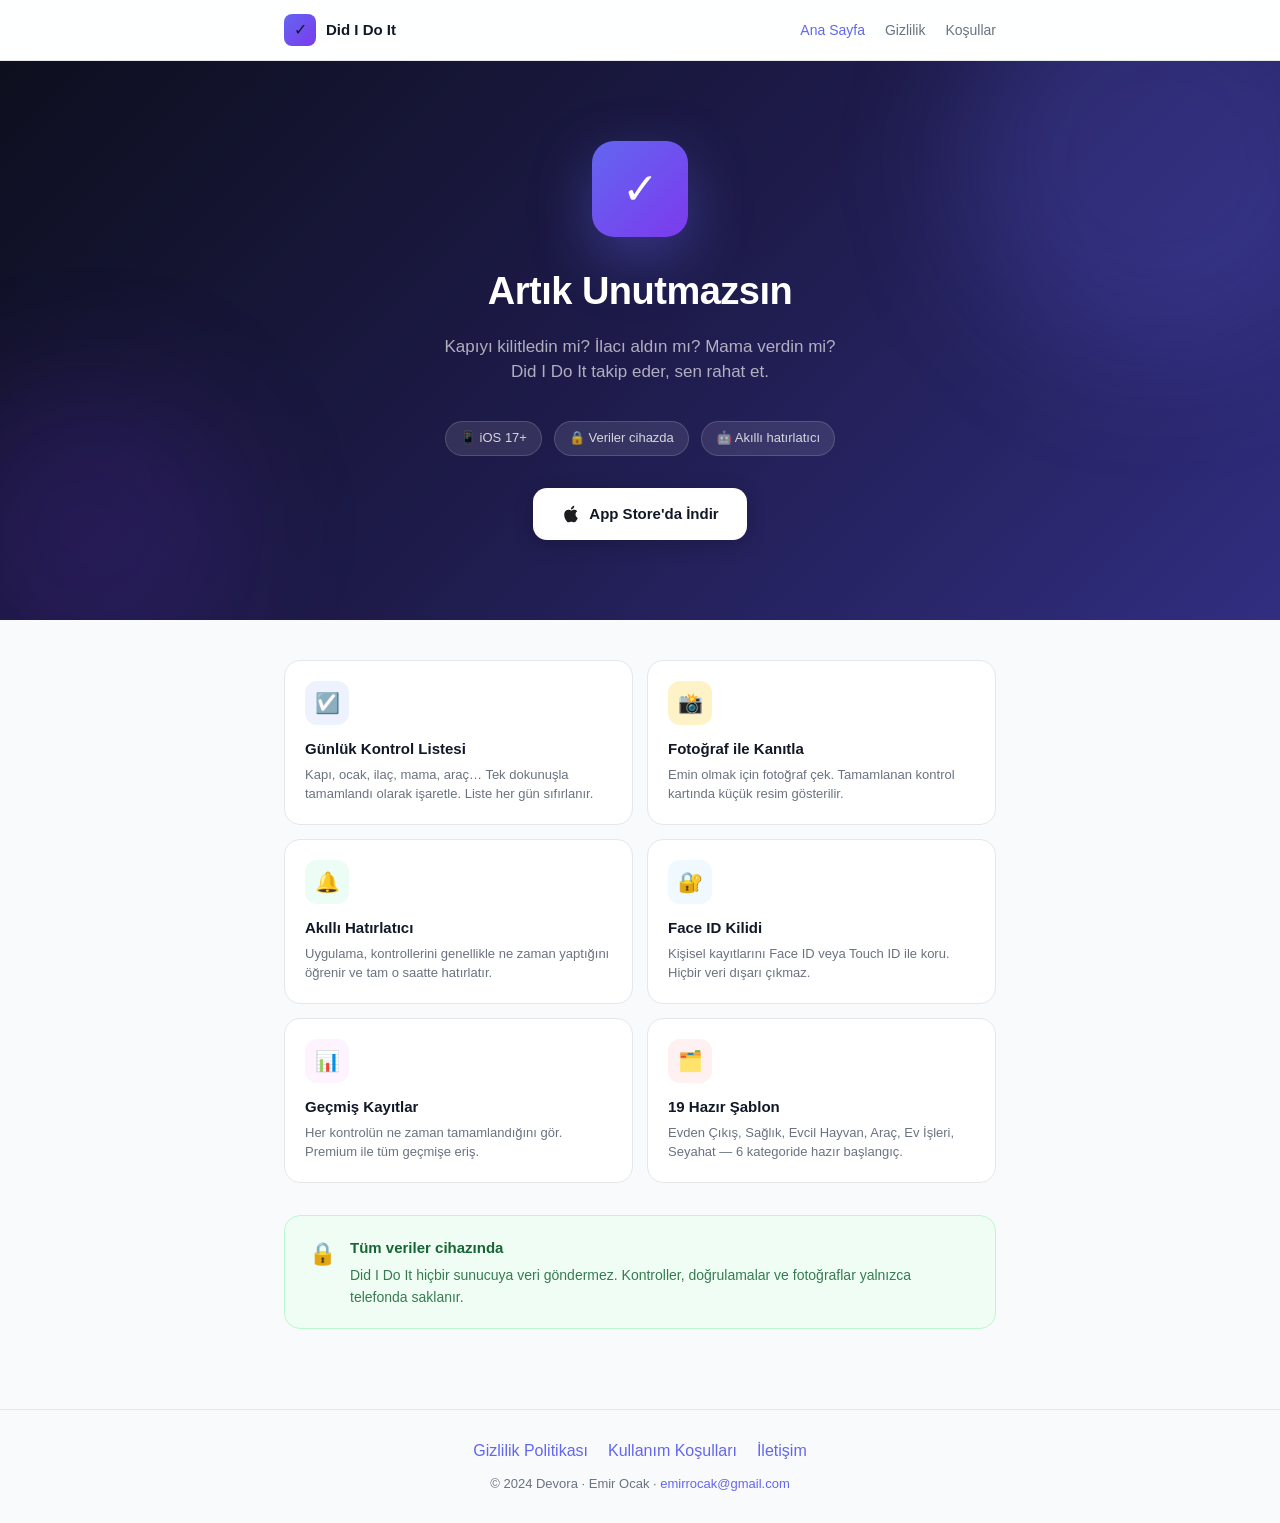
<file: index.html>
<!DOCTYPE html>
<html lang="tr">
<head>
  <meta charset="UTF-8" />
  <meta name="viewport" content="width=device-width, initial-scale=1.0" />
  <title>Did I Do It — Günlük Kontrol Uygulaması</title>
  <meta name="description" content="Kapıyı kilitledin mi? İlacı aldın mı? Did I Do It, günlük rutinlerini takip eder. Fotoğrafla kanıtla, akıllı hatırlatıcılarla hiç unutma." />
  <link rel="stylesheet" href="style.css" />
</head>
<body>

<nav>
  <div class="nav-inner">
    <a href="index.html" class="nav-brand">
      <div class="nav-icon">✓</div>
      <span>Did I Do It</span>
    </a>
    <ul class="nav-links">
      <li><a href="index.html" class="active">Ana Sayfa</a></li>
      <li><a href="privacy.html">Gizlilik</a></li>
      <li><a href="terms.html">Koşullar</a></li>
    </ul>
  </div>
</nav>

<!-- HERO -->
<section class="hero">
  <div class="hero-inner">
    <div class="app-icon">✓</div>
    <h1>Artık Unutmazsın</h1>
    <p class="hero-sub">
      Kapıyı kilitledin mi? İlacı aldın mı? Mama verdin mi?<br>
      Did I Do It takip eder, sen rahat et.
    </p>
    <div class="badge-row" style="margin-bottom:32px;">
      <span class="badge-pill">📱 iOS 17+</span>
      <span class="badge-pill">🔒 Veriler cihazda</span>
      <span class="badge-pill">🤖 Akıllı hatırlatıcı</span>
    </div>
    <a href="#" class="btn-appstore">
      <svg width="20" height="20" viewBox="0 0 24 24" fill="none" xmlns="http://www.w3.org/2000/svg">
        <path d="M18.71 19.5c-.83 1.24-1.71 2.45-3.05 2.47-1.34.03-1.77-.79-3.29-.79-1.53 0-2 .77-3.27.82-1.31.05-2.3-1.32-3.14-2.53C4.25 17 2.94 12.45 4.7 9.39c.87-1.52 2.43-2.48 4.12-2.51 1.28-.02 2.5.87 3.29.87.78 0 2.26-1.07 3.8-.91.65.03 2.47.26 3.64 1.98-.09.06-2.17 1.28-2.15 3.81.03 3.02 2.65 4.03 2.68 4.04-.03.07-.42 1.44-1.38 2.83M13 3.5c.73-.83 1.94-1.46 2.94-1.5.13 1.17-.34 2.35-1.04 3.19-.69.85-1.83 1.51-2.95 1.42-.15-1.15.41-2.35 1.05-3.11z" fill="#1D1D1F"/>
      </svg>
      App Store'da İndir
    </a>
  </div>
</section>

<!-- FEATURES -->
<div class="container">
  <div class="features-grid">

    <div class="feature-card">
      <div class="feature-icon" style="background:#EEF2FF;">
        <span>☑️</span>
      </div>
      <h3>Günlük Kontrol Listesi</h3>
      <p>Kapı, ocak, ilaç, mama, araç… Tek dokunuşla tamamlandı olarak işaretle. Liste her gün sıfırlanır.</p>
    </div>

    <div class="feature-card">
      <div class="feature-icon" style="background:#FEF3C7;">
        <span>📸</span>
      </div>
      <h3>Fotoğraf ile Kanıtla</h3>
      <p>Emin olmak için fotoğraf çek. Tamamlanan kontrol kartında küçük resim gösterilir.</p>
    </div>

    <div class="feature-card">
      <div class="feature-icon" style="background:#ECFDF5;">
        <span>🔔</span>
      </div>
      <h3>Akıllı Hatırlatıcı</h3>
      <p>Uygulama, kontrollerini genellikle ne zaman yaptığını öğrenir ve tam o saatte hatırlatır.</p>
    </div>

    <div class="feature-card">
      <div class="feature-icon" style="background:#F0F9FF;">
        <span>🔐</span>
      </div>
      <h3>Face ID Kilidi</h3>
      <p>Kişisel kayıtlarını Face ID veya Touch ID ile koru. Hiçbir veri dışarı çıkmaz.</p>
    </div>

    <div class="feature-card">
      <div class="feature-icon" style="background:#FDF4FF;">
        <span>📊</span>
      </div>
      <h3>Geçmiş Kayıtlar</h3>
      <p>Her kontrolün ne zaman tamamlandığını gör. Premium ile tüm geçmişe eriş.</p>
    </div>

    <div class="feature-card">
      <div class="feature-icon" style="background:#FFF1F2;">
        <span>🗂️</span>
      </div>
      <h3>19 Hazır Şablon</h3>
      <p>Evden Çıkış, Sağlık, Evcil Hayvan, Araç, Ev İşleri, Seyahat — 6 kategoride hazır başlangıç.</p>
    </div>

  </div>

  <!-- Privacy note -->
  <div style="margin-top:32px; background:#F0FDF4; border:1px solid #BBF7D0; border-radius:var(--radius); padding:20px 24px; display:flex; gap:14px; align-items:flex-start;">
    <span style="font-size:22px;">🔒</span>
    <div>
      <p style="font-weight:700; font-size:15px; color:#166534; margin-bottom:4px;">Tüm veriler cihazında</p>
      <p style="font-size:14px; color:#166534; opacity:0.85; margin:0;">Did I Do It hiçbir sunucuya veri göndermez. Kontroller, doğrulamalar ve fotoğraflar yalnızca telefonda saklanır.</p>
    </div>
  </div>
</div>

<footer>
  <div class="footer-inner">
    <div class="footer-links">
      <a href="privacy.html">Gizlilik Politikası</a>
      <a href="terms.html">Kullanım Koşulları</a>
      <a href="mailto:emirrocak@gmail.com">İletişim</a>
    </div>
    <p>© 2024 Devora · Emir Ocak · <a href="mailto:emirrocak@gmail.com">emirrocak@gmail.com</a></p>
  </div>
</footer>

</body>
</html>
</file>
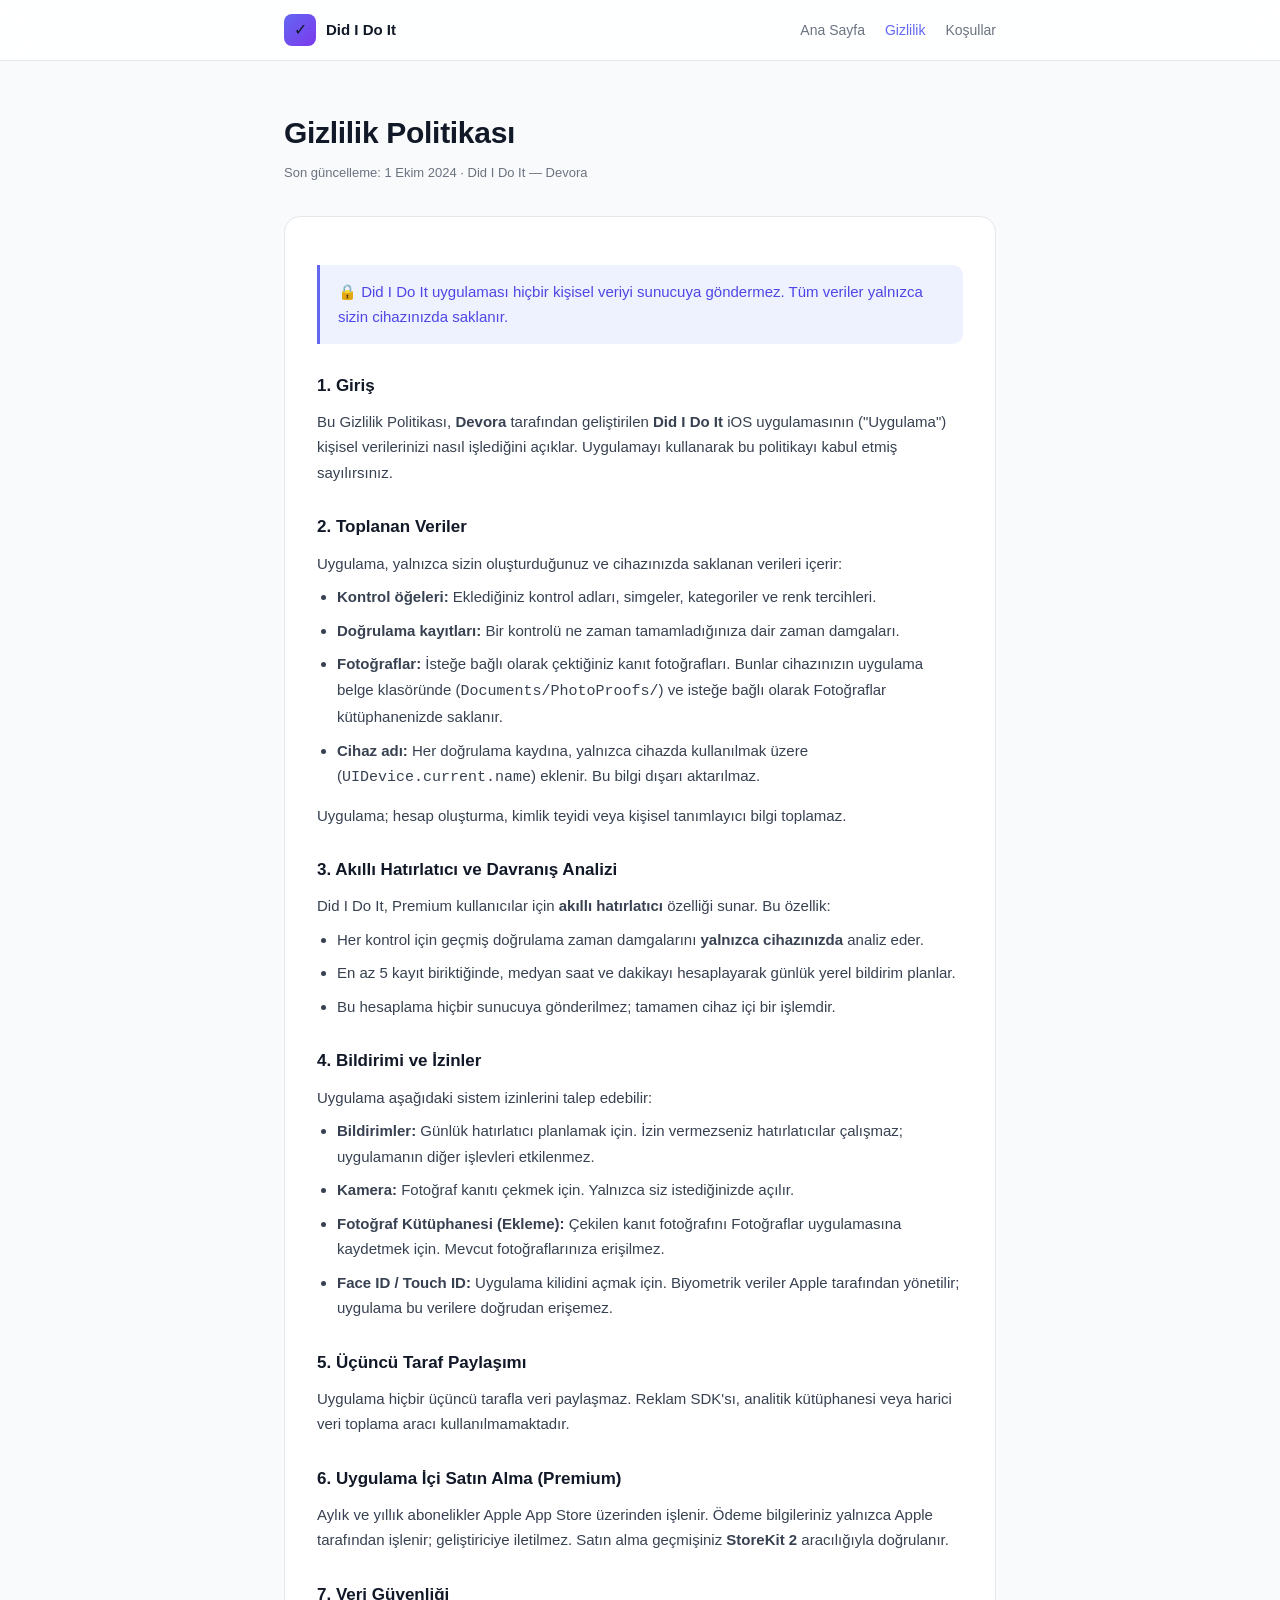
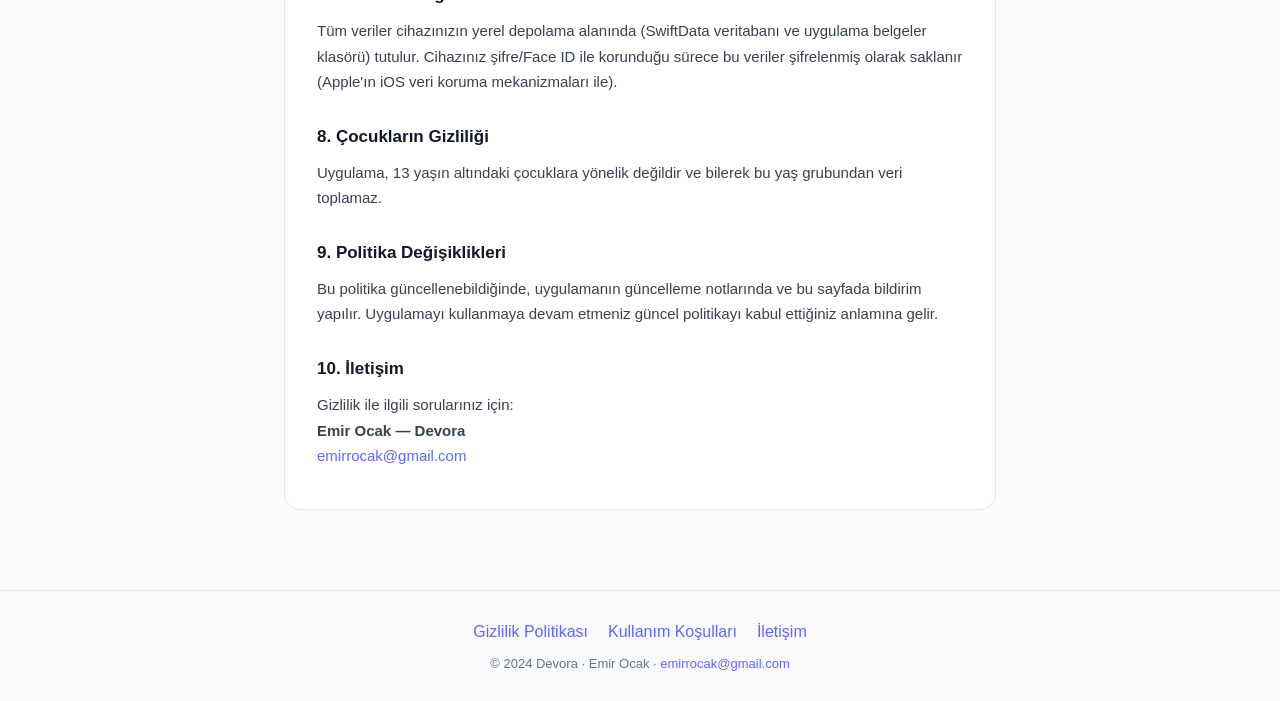
<file: privacy.html>
<!DOCTYPE html>
<html lang="tr">
<head>
  <meta charset="UTF-8" />
  <meta name="viewport" content="width=device-width, initial-scale=1.0" />
  <title>Gizlilik Politikası — Did I Do It</title>
  <meta name="description" content="Did I Do It uygulamasının gizlilik politikası. Tüm veriler cihazda saklanır, sunucuya gönderilmez." />
  <link rel="stylesheet" href="style.css" />
</head>
<body>

<nav>
  <div class="nav-inner">
    <a href="index.html" class="nav-brand">
      <div class="nav-icon">✓</div>
      <span>Did I Do It</span>
    </a>
    <ul class="nav-links">
      <li><a href="index.html">Ana Sayfa</a></li>
      <li><a href="privacy.html" class="active">Gizlilik</a></li>
      <li><a href="terms.html">Koşullar</a></li>
    </ul>
  </div>
</nav>

<div class="container">
  <div class="page-header">
    <h1>Gizlilik Politikası</h1>
    <p class="meta">Son güncelleme: 1 Ekim 2024 · Did I Do It — Devora</p>
  </div>

  <div class="legal-body">

    <div class="highlight-box">
      <p>🔒 Did I Do It uygulaması hiçbir kişisel veriyi sunucuya göndermez. Tüm veriler yalnızca sizin cihazınızda saklanır.</p>
    </div>

    <h2>1. Giriş</h2>
    <p>
      Bu Gizlilik Politikası, <strong>Devora</strong> tarafından geliştirilen <strong>Did I Do It</strong> iOS uygulamasının ("Uygulama") kişisel verilerinizi nasıl işlediğini açıklar. Uygulamayı kullanarak bu politikayı kabul etmiş sayılırsınız.
    </p>

    <h2>2. Toplanan Veriler</h2>
    <p>Uygulama, yalnızca sizin oluşturduğunuz ve cihazınızda saklanan verileri içerir:</p>
    <ul>
      <li><strong>Kontrol öğeleri:</strong> Eklediğiniz kontrol adları, simgeler, kategoriler ve renk tercihleri.</li>
      <li><strong>Doğrulama kayıtları:</strong> Bir kontrolü ne zaman tamamladığınıza dair zaman damgaları.</li>
      <li><strong>Fotoğraflar:</strong> İsteğe bağlı olarak çektiğiniz kanıt fotoğrafları. Bunlar cihazınızın uygulama belge klasöründe (<code>Documents/PhotoProofs/</code>) ve isteğe bağlı olarak Fotoğraflar kütüphanenizde saklanır.</li>
      <li><strong>Cihaz adı:</strong> Her doğrulama kaydına, yalnızca cihazda kullanılmak üzere (<code>UIDevice.current.name</code>) eklenir. Bu bilgi dışarı aktarılmaz.</li>
    </ul>
    <p>Uygulama; hesap oluşturma, kimlik teyidi veya kişisel tanımlayıcı bilgi toplamaz.</p>

    <h2>3. Akıllı Hatırlatıcı ve Davranış Analizi</h2>
    <p>
      Did I Do It, Premium kullanıcılar için <strong>akıllı hatırlatıcı</strong> özelliği sunar. Bu özellik:
    </p>
    <ul>
      <li>Her kontrol için geçmiş doğrulama zaman damgalarını <strong>yalnızca cihazınızda</strong> analiz eder.</li>
      <li>En az 5 kayıt biriktiğinde, medyan saat ve dakikayı hesaplayarak günlük yerel bildirim planlar.</li>
      <li>Bu hesaplama hiçbir sunucuya gönderilmez; tamamen cihaz içi bir işlemdir.</li>
    </ul>

    <h2>4. Bildirimi ve İzinler</h2>
    <p>Uygulama aşağıdaki sistem izinlerini talep edebilir:</p>
    <ul>
      <li><strong>Bildirimler:</strong> Günlük hatırlatıcı planlamak için. İzin vermezseniz hatırlatıcılar çalışmaz; uygulamanın diğer işlevleri etkilenmez.</li>
      <li><strong>Kamera:</strong> Fotoğraf kanıtı çekmek için. Yalnızca siz istediğinizde açılır.</li>
      <li><strong>Fotoğraf Kütüphanesi (Ekleme):</strong> Çekilen kanıt fotoğrafını Fotoğraflar uygulamasına kaydetmek için. Mevcut fotoğraflarınıza erişilmez.</li>
      <li><strong>Face ID / Touch ID:</strong> Uygulama kilidini açmak için. Biyometrik veriler Apple tarafından yönetilir; uygulama bu verilere doğrudan erişemez.</li>
    </ul>

    <h2>5. Üçüncü Taraf Paylaşımı</h2>
    <p>
      Uygulama hiçbir üçüncü tarafla veri paylaşmaz. Reklam SDK'sı, analitik kütüphanesi veya harici veri toplama aracı kullanılmamaktadır.
    </p>

    <h2>6. Uygulama İçi Satın Alma (Premium)</h2>
    <p>
      Aylık ve yıllık abonelikler Apple App Store üzerinden işlenir. Ödeme bilgileriniz yalnızca Apple tarafından işlenir; geliştiriciye iletilmez. Satın alma geçmişiniz <strong>StoreKit 2</strong> aracılığıyla doğrulanır.
    </p>

    <h2>7. Veri Güvenliği</h2>
    <p>
      Tüm veriler cihazınızın yerel depolama alanında (SwiftData veritabanı ve uygulama belgeler klasörü) tutulur. Cihazınız şifre/Face ID ile korunduğu sürece bu veriler şifrelenmiş olarak saklanır (Apple'ın iOS veri koruma mekanizmaları ile).
    </p>

    <h2>8. Çocukların Gizliliği</h2>
    <p>
      Uygulama, 13 yaşın altındaki çocuklara yönelik değildir ve bilerek bu yaş grubundan veri toplamaz.
    </p>

    <h2>9. Politika Değişiklikleri</h2>
    <p>
      Bu politika güncellenebildiğinde, uygulamanın güncelleme notlarında ve bu sayfada bildirim yapılır. Uygulamayı kullanmaya devam etmeniz güncel politikayı kabul ettiğiniz anlamına gelir.
    </p>

    <h2>10. İletişim</h2>
    <p>
      Gizlilik ile ilgili sorularınız için:<br>
      <strong>Emir Ocak — Devora</strong><br>
      <a href="mailto:emirrocak@gmail.com">emirrocak@gmail.com</a>
    </p>

  </div>
</div>

<footer>
  <div class="footer-inner">
    <div class="footer-links">
      <a href="privacy.html">Gizlilik Politikası</a>
      <a href="terms.html">Kullanım Koşulları</a>
      <a href="mailto:emirrocak@gmail.com">İletişim</a>
    </div>
    <p>© 2024 Devora · Emir Ocak · <a href="mailto:emirrocak@gmail.com">emirrocak@gmail.com</a></p>
  </div>
</footer>

</body>
</html>
</file>
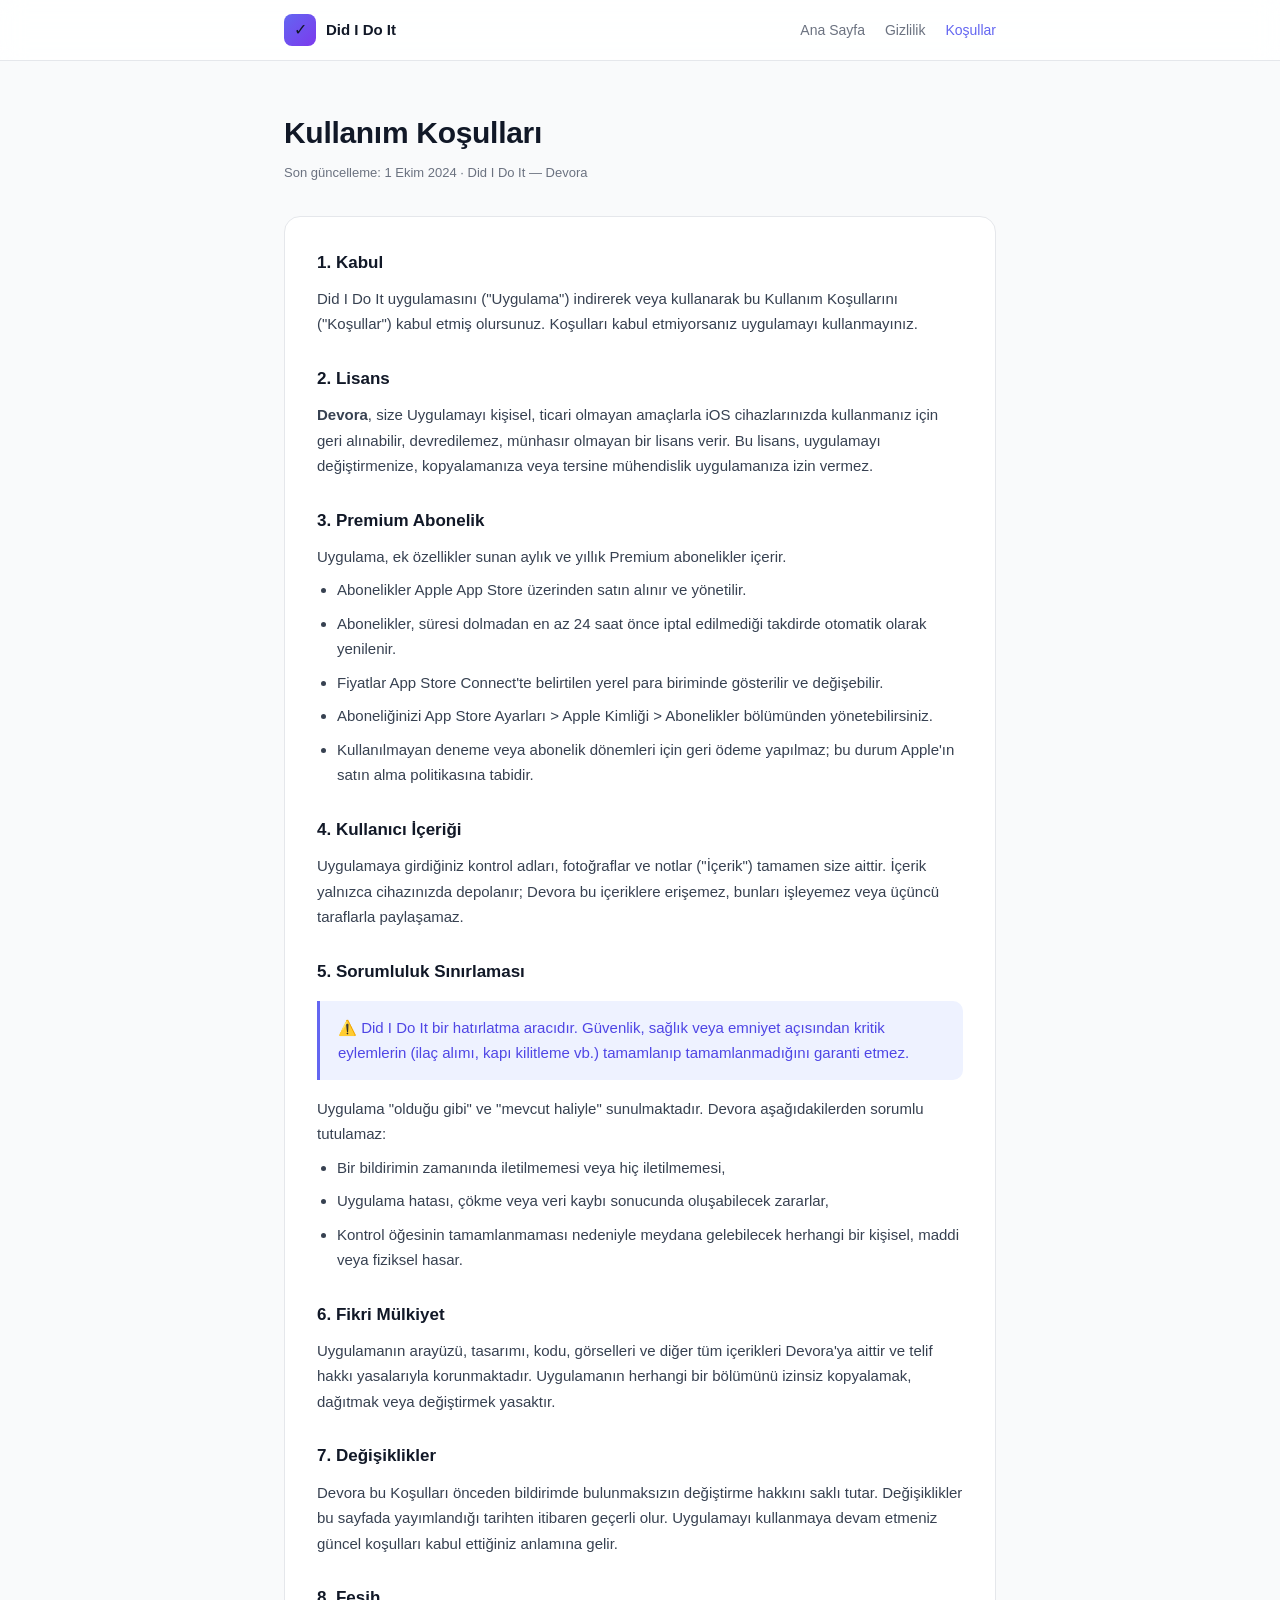
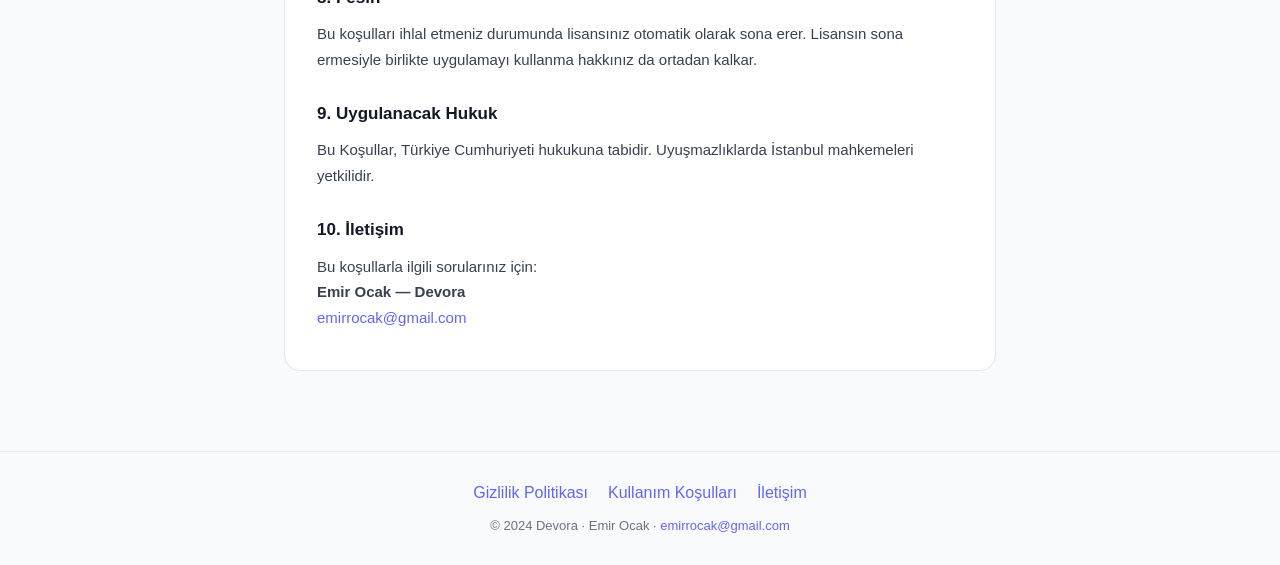
<file: terms.html>
<!DOCTYPE html>
<html lang="tr">
<head>
  <meta charset="UTF-8" />
  <meta name="viewport" content="width=device-width, initial-scale=1.0" />
  <title>Kullanım Koşulları — Did I Do It</title>
  <meta name="description" content="Did I Do It uygulamasının kullanım koşulları." />
  <link rel="stylesheet" href="style.css" />
</head>
<body>

<nav>
  <div class="nav-inner">
    <a href="index.html" class="nav-brand">
      <div class="nav-icon">✓</div>
      <span>Did I Do It</span>
    </a>
    <ul class="nav-links">
      <li><a href="index.html">Ana Sayfa</a></li>
      <li><a href="privacy.html">Gizlilik</a></li>
      <li><a href="terms.html" class="active">Koşullar</a></li>
    </ul>
  </div>
</nav>

<div class="container">
  <div class="page-header">
    <h1>Kullanım Koşulları</h1>
    <p class="meta">Son güncelleme: 1 Ekim 2024 · Did I Do It — Devora</p>
  </div>

  <div class="legal-body">

    <h2>1. Kabul</h2>
    <p>
      Did I Do It uygulamasını ("Uygulama") indirerek veya kullanarak bu Kullanım Koşullarını ("Koşullar") kabul etmiş olursunuz. Koşulları kabul etmiyorsanız uygulamayı kullanmayınız.
    </p>

    <h2>2. Lisans</h2>
    <p>
      <strong>Devora</strong>, size Uygulamayı kişisel, ticari olmayan amaçlarla iOS cihazlarınızda kullanmanız için geri alınabilir, devredilemez, münhasır olmayan bir lisans verir. Bu lisans, uygulamayı değiştirmenize, kopyalamanıza veya tersine mühendislik uygulamanıza izin vermez.
    </p>

    <h2>3. Premium Abonelik</h2>
    <p>Uygulama, ek özellikler sunan aylık ve yıllık Premium abonelikler içerir.</p>
    <ul>
      <li>Abonelikler Apple App Store üzerinden satın alınır ve yönetilir.</li>
      <li>Abonelikler, süresi dolmadan en az 24 saat önce iptal edilmediği takdirde otomatik olarak yenilenir.</li>
      <li>Fiyatlar App Store Connect'te belirtilen yerel para biriminde gösterilir ve değişebilir.</li>
      <li>Aboneliğinizi App Store Ayarları > Apple Kimliği > Abonelikler bölümünden yönetebilirsiniz.</li>
      <li>Kullanılmayan deneme veya abonelik dönemleri için geri ödeme yapılmaz; bu durum Apple'ın satın alma politikasına tabidir.</li>
    </ul>

    <h2>4. Kullanıcı İçeriği</h2>
    <p>
      Uygulamaya girdiğiniz kontrol adları, fotoğraflar ve notlar ("İçerik") tamamen size aittir. İçerik yalnızca cihazınızda depolanır; Devora bu içeriklere erişemez, bunları işleyemez veya üçüncü taraflarla paylaşamaz.
    </p>

    <h2>5. Sorumluluk Sınırlaması</h2>

    <div class="highlight-box">
      <p>⚠️ Did I Do It bir hatırlatma aracıdır. Güvenlik, sağlık veya emniyet açısından kritik eylemlerin (ilaç alımı, kapı kilitleme vb.) tamamlanıp tamamlanmadığını garanti etmez.</p>
    </div>

    <p>
      Uygulama "olduğu gibi" ve "mevcut haliyle" sunulmaktadır. Devora aşağıdakilerden sorumlu tutulamaz:
    </p>
    <ul>
      <li>Bir bildirimin zamanında iletilmemesi veya hiç iletilmemesi,</li>
      <li>Uygulama hatası, çökme veya veri kaybı sonucunda oluşabilecek zararlar,</li>
      <li>Kontrol öğesinin tamamlanmaması nedeniyle meydana gelebilecek herhangi bir kişisel, maddi veya fiziksel hasar.</li>
    </ul>

    <h2>6. Fikri Mülkiyet</h2>
    <p>
      Uygulamanın arayüzü, tasarımı, kodu, görselleri ve diğer tüm içerikleri Devora'ya aittir ve telif hakkı yasalarıyla korunmaktadır. Uygulamanın herhangi bir bölümünü izinsiz kopyalamak, dağıtmak veya değiştirmek yasaktır.
    </p>

    <h2>7. Değişiklikler</h2>
    <p>
      Devora bu Koşulları önceden bildirimde bulunmaksızın değiştirme hakkını saklı tutar. Değişiklikler bu sayfada yayımlandığı tarihten itibaren geçerli olur. Uygulamayı kullanmaya devam etmeniz güncel koşulları kabul ettiğiniz anlamına gelir.
    </p>

    <h2>8. Fesih</h2>
    <p>
      Bu koşulları ihlal etmeniz durumunda lisansınız otomatik olarak sona erer. Lisansın sona ermesiyle birlikte uygulamayı kullanma hakkınız da ortadan kalkar.
    </p>

    <h2>9. Uygulanacak Hukuk</h2>
    <p>
      Bu Koşullar, Türkiye Cumhuriyeti hukukuna tabidir. Uyuşmazlıklarda İstanbul mahkemeleri yetkilidir.
    </p>

    <h2>10. İletişim</h2>
    <p>
      Bu koşullarla ilgili sorularınız için:<br>
      <strong>Emir Ocak — Devora</strong><br>
      <a href="mailto:emirrocak@gmail.com">emirrocak@gmail.com</a>
    </p>

  </div>
</div>

<footer>
  <div class="footer-inner">
    <div class="footer-links">
      <a href="privacy.html">Gizlilik Politikası</a>
      <a href="terms.html">Kullanım Koşulları</a>
      <a href="mailto:emirrocak@gmail.com">İletişim</a>
    </div>
    <p>© 2024 Devora · Emir Ocak · <a href="mailto:emirrocak@gmail.com">emirrocak@gmail.com</a></p>
  </div>
</footer>

</body>
</html>
</file>
<file: style.css>
:root {
  --accent: #6366F1;
  --accent-dark: #4F46E5;
  --accent-light: #EEF2FF;
  --success: #34C759;
  --text: #111827;
  --text-secondary: #6B7280;
  --border: #E5E7EB;
  --bg: #F9FAFB;
  --card: #FFFFFF;
  --radius: 16px;
  --radius-sm: 10px;
}

* {
  box-sizing: border-box;
  margin: 0;
  padding: 0;
}

body {
  font-family: -apple-system, BlinkMacSystemFont, "SF Pro Text", "Segoe UI", sans-serif;
  background: var(--bg);
  color: var(--text);
  line-height: 1.6;
  -webkit-font-smoothing: antialiased;
}

/* NAV */
nav {
  background: rgba(255,255,255,0.85);
  backdrop-filter: blur(12px);
  -webkit-backdrop-filter: blur(12px);
  border-bottom: 1px solid var(--border);
  position: sticky;
  top: 0;
  z-index: 100;
}

.nav-inner {
  max-width: 760px;
  margin: 0 auto;
  padding: 14px 24px;
  display: flex;
  align-items: center;
  justify-content: space-between;
}

.nav-brand {
  display: flex;
  align-items: center;
  gap: 10px;
  text-decoration: none;
  color: var(--text);
}

.nav-icon {
  width: 32px;
  height: 32px;
  background: linear-gradient(135deg, var(--accent), #7C3AED);
  border-radius: 8px;
  display: flex;
  align-items: center;
  justify-content: center;
  font-size: 16px;
}

.nav-brand span {
  font-weight: 700;
  font-size: 15px;
}

.nav-links {
  display: flex;
  gap: 20px;
  list-style: none;
}

.nav-links a {
  text-decoration: none;
  color: var(--text-secondary);
  font-size: 14px;
  font-weight: 500;
  transition: color 0.2s;
}

.nav-links a:hover,
.nav-links a.active {
  color: var(--accent);
}

/* MAIN CONTAINER */
.container {
  max-width: 760px;
  margin: 0 auto;
  padding: 0 24px 80px;
}

/* HERO */
.hero {
  background: linear-gradient(135deg, #0D0F1E 0%, #1E1B4B 50%, #312E81 100%);
  color: white;
  padding: 80px 24px;
  text-align: center;
  position: relative;
  overflow: hidden;
}

.hero::before,
.hero::after {
  content: "";
  position: absolute;
  border-radius: 50%;
  filter: blur(60px);
  pointer-events: none;
}

.hero::before {
  width: 400px;
  height: 400px;
  background: rgba(99,102,241,0.2);
  top: -100px;
  right: -80px;
}

.hero::after {
  width: 300px;
  height: 300px;
  background: rgba(124,58,237,0.15);
  bottom: -60px;
  left: -60px;
}

.hero-inner {
  max-width: 560px;
  margin: 0 auto;
  position: relative;
  z-index: 1;
}

.app-icon {
  width: 96px;
  height: 96px;
  background: linear-gradient(135deg, var(--accent), #7C3AED);
  border-radius: 22px;
  margin: 0 auto 24px;
  display: flex;
  align-items: center;
  justify-content: center;
  font-size: 44px;
  box-shadow: 0 20px 60px rgba(99,102,241,0.4);
}

.hero h1 {
  font-size: 38px;
  font-weight: 800;
  letter-spacing: -0.5px;
  margin-bottom: 12px;
}

.hero-sub {
  font-size: 17px;
  color: rgba(255,255,255,0.65);
  margin-bottom: 36px;
  line-height: 1.5;
}

.badge-row {
  display: flex;
  justify-content: center;
  gap: 12px;
  flex-wrap: wrap;
}

.badge-pill {
  background: rgba(255,255,255,0.1);
  border: 1px solid rgba(255,255,255,0.15);
  color: rgba(255,255,255,0.8);
  padding: 6px 14px;
  border-radius: 100px;
  font-size: 13px;
  font-weight: 500;
}

.btn-appstore {
  display: inline-flex;
  align-items: center;
  gap: 8px;
  background: white;
  color: var(--text);
  padding: 14px 28px;
  border-radius: 14px;
  text-decoration: none;
  font-weight: 700;
  font-size: 15px;
  transition: transform 0.15s, box-shadow 0.15s;
  box-shadow: 0 4px 20px rgba(0,0,0,0.2);
}

.btn-appstore:hover {
  transform: translateY(-2px);
  box-shadow: 0 8px 32px rgba(0,0,0,0.3);
}

/* FEATURES */
.features-grid {
  display: grid;
  grid-template-columns: repeat(2, 1fr);
  gap: 14px;
  margin-top: 40px;
}

@media (max-width: 540px) {
  .features-grid {
    grid-template-columns: 1fr;
  }
  .hero h1 { font-size: 28px; }
}

.feature-card {
  background: var(--card);
  border: 1px solid var(--border);
  border-radius: var(--radius);
  padding: 20px;
}

.feature-icon {
  width: 44px;
  height: 44px;
  border-radius: 12px;
  display: flex;
  align-items: center;
  justify-content: center;
  font-size: 20px;
  margin-bottom: 12px;
}

.feature-card h3 {
  font-size: 15px;
  font-weight: 700;
  margin-bottom: 4px;
}

.feature-card p {
  font-size: 13px;
  color: var(--text-secondary);
  line-height: 1.5;
}

/* LEGAL PAGES */
.page-header {
  padding: 48px 0 32px;
}

.page-header h1 {
  font-size: 30px;
  font-weight: 800;
  letter-spacing: -0.3px;
}

.page-header .meta {
  font-size: 13px;
  color: var(--text-secondary);
  margin-top: 6px;
}

.legal-body {
  background: var(--card);
  border: 1px solid var(--border);
  border-radius: var(--radius);
  padding: 32px;
}

.legal-body h2 {
  font-size: 17px;
  font-weight: 700;
  margin: 28px 0 10px;
  color: var(--text);
}

.legal-body h2:first-child {
  margin-top: 0;
}

.legal-body p,
.legal-body li {
  font-size: 15px;
  color: #374151;
  line-height: 1.7;
  margin-bottom: 8px;
}

.legal-body ul, .legal-body ol {
  padding-left: 20px;
  margin-bottom: 12px;
}

.legal-body a {
  color: var(--accent);
  text-decoration: none;
}

.legal-body a:hover {
  text-decoration: underline;
}

.highlight-box {
  background: var(--accent-light);
  border-left: 3px solid var(--accent);
  border-radius: 0 var(--radius-sm) var(--radius-sm) 0;
  padding: 14px 18px;
  margin: 16px 0;
}

.highlight-box p {
  color: var(--accent-dark) !important;
  font-weight: 500;
  margin: 0;
}

/* FOOTER */
footer {
  border-top: 1px solid var(--border);
  padding: 28px 24px;
  text-align: center;
}

footer .footer-inner {
  max-width: 760px;
  margin: 0 auto;
}

footer p {
  font-size: 13px;
  color: var(--text-secondary);
}

footer a {
  color: var(--accent);
  text-decoration: none;
  font-weight: 500;
}

footer .footer-links {
  display: flex;
  justify-content: center;
  gap: 20px;
  margin-bottom: 10px;
  flex-wrap: wrap;
}
</file>
